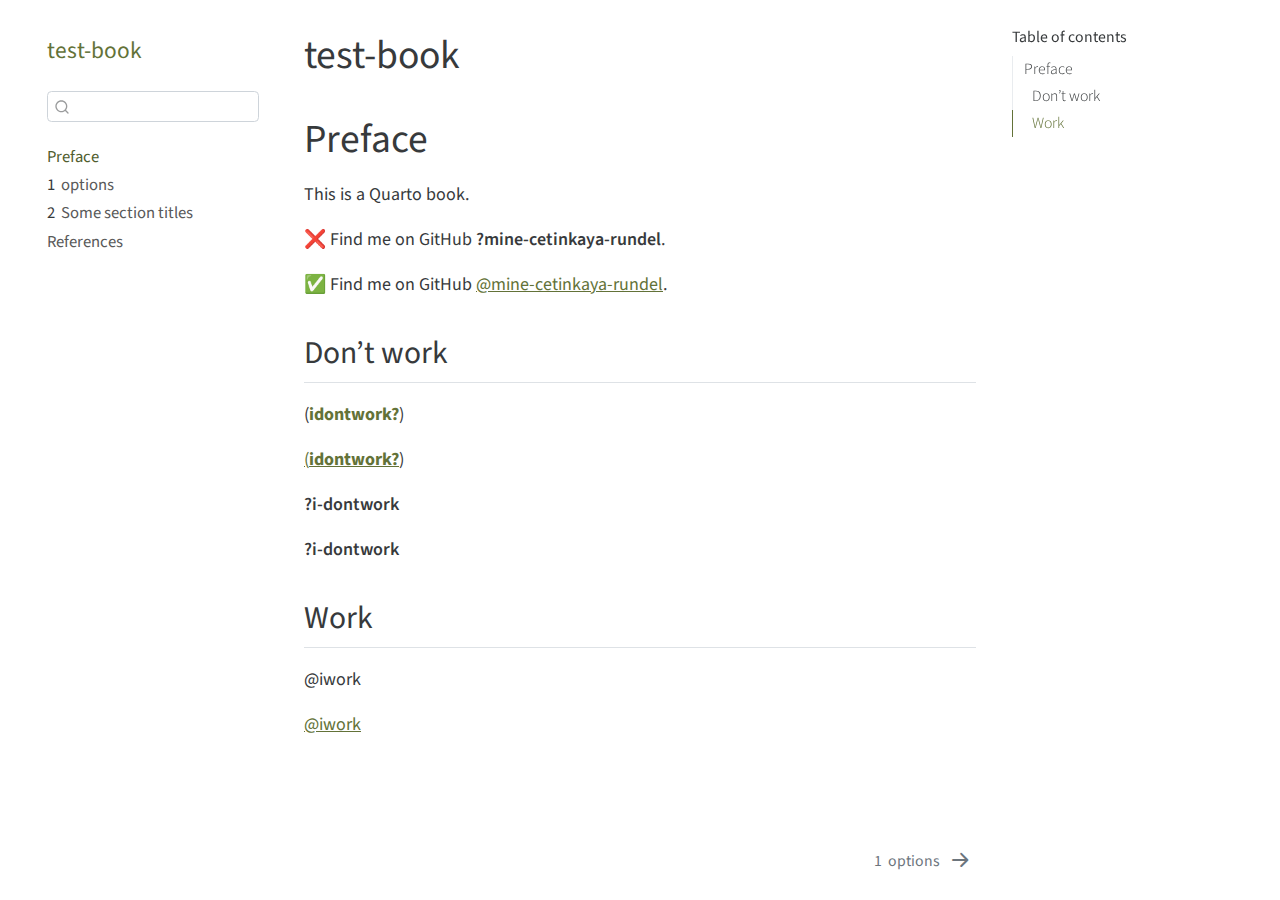
<file: _book/index.html>
<!DOCTYPE html>
<html xmlns="http://www.w3.org/1999/xhtml" lang="en" xml:lang="en"><head>

<meta charset="utf-8">
<meta name="generator" content="quarto-99.9.9">

<meta name="viewport" content="width=device-width, initial-scale=1.0, user-scalable=yes">


<title>test-book</title>
<style>
code{white-space: pre-wrap;}
span.smallcaps{font-variant: small-caps;}
span.underline{text-decoration: underline;}
div.column{display: inline-block; vertical-align: top; width: 50%;}
div.hanging-indent{margin-left: 1.5em; text-indent: -1.5em;}
ul.task-list{list-style: none;}
</style>

<script src="site_libs/quarto-nav/quarto-nav.js"></script>
<script src="site_libs/quarto-nav/headroom.min.js"></script>
<script src="site_libs/clipboard/clipboard.min.js"></script>
<meta name="quarto:offset" content="./">
<script src="site_libs/quarto-search/autocomplete.umd.js"></script>
<script src="site_libs/quarto-search/fuse.min.js"></script>
<script src="site_libs/quarto-search/quarto-search.js"></script>
<link href="./intro.html" rel="next">
<script src="site_libs/quarto-html/quarto.js"></script>
<script src="site_libs/quarto-html/popper.min.js"></script>
<script src="site_libs/quarto-html/tippy.umd.min.js"></script>
<script src="site_libs/quarto-html/anchor.min.js"></script>
<link href="site_libs/quarto-html/tippy.css" rel="stylesheet">
<link id="quarto-text-highlighting-styles" href="site_libs/quarto-html/quarto-syntax-highlighting.css" rel="stylesheet">
<script src="site_libs/bootstrap/bootstrap.min.js"></script>
<link href="site_libs/bootstrap/bootstrap-icons.css" rel="stylesheet">
<link href="site_libs/bootstrap/bootstrap.min.css" rel="stylesheet">
<script id="quarto-search-options" type="application/json">{
  "location": "sidebar",
  "copy-button": false,
  "collapse-after": 3,
  "panel-placement": "start",
  "type": "textbox",
  "limit": 20,
  "language": {
    "search-no-results-text": "No results",
    "search-matching-documents-text": "matching documents",
    "search-copy-link-title": "Copy link to search",
    "search-hide-matches-text": "Hide additional matches",
    "search-more-match-text": "more match in this document",
    "search-more-matches-text": "more matches in this document",
    "search-clear-button-title": "Clear",
    "search-detached-cancel-button-title": "Cancel",
    "search-submit-button-title": "Submit"
  }
}</script>


</head>

<body class="nav-sidebar floating">

<div id="quarto-search-results"></div>
  <header id="quarto-header" class="headroom fixed-top">
  <nav class="quarto-secondary-nav" data-bs-toggle="collapse" data-bs-target="#quarto-sidebar" aria-controls="quarto-sidebar" aria-expanded="false" aria-label="Toggle sidebar navigation" onclick="if (window.quartoToggleHeadroom) { window.quartoToggleHeadroom(); }">
    <div class="container-fluid d-flex justify-content-between">
      <h1 class="quarto-secondary-nav-title">test-book</h1>
      <button type="button" class="quarto-btn-toggle btn" aria-label="Show secondary navigation">
        <i class="bi bi-chevron-right"></i>
      </button>
    </div>
  </nav>
</header>
<!-- content -->
<div id="quarto-content" class="quarto-container page-columns page-rows-contents page-layout-article">
<!-- sidebar -->
  <nav id="quarto-sidebar" class="sidebar collapse sidebar-navigation floating overflow-auto">
    <div class="pt-lg-2 mt-2 text-left sidebar-header">
    <div class="sidebar-title mb-0 py-0">
      <a href="./">test-book</a> 
    </div>
      </div>
      <div class="mt-2 flex-shrink-0 align-items-center">
        <div class="sidebar-search">
        <div id="quarto-search" class="" title="Search"></div>
        </div>
      </div>
    <div class="sidebar-menu-container"> 
    <ul class="list-unstyled mt-1">
        <li class="sidebar-item">
  <div class="sidebar-item-container"> 
  <a href="./index.html" class="sidebar-item-text sidebar-link active">Preface</a>
  </div>
</li>
        <li class="sidebar-item">
  <div class="sidebar-item-container"> 
  <a href="./intro.html" class="sidebar-item-text sidebar-link"><span class="chapter-number">1</span>&nbsp; <span class="chapter-title">options</span></a>
  </div>
</li>
        <li class="sidebar-item">
  <div class="sidebar-item-container"> 
  <a href="./summary.html" class="sidebar-item-text sidebar-link"><span class="chapter-number">2</span>&nbsp; <span class="chapter-title">Some section titles</span></a>
  </div>
</li>
        <li class="sidebar-item">
  <div class="sidebar-item-container"> 
  <a href="./references.html" class="sidebar-item-text sidebar-link">References</a>
  </div>
</li>
    </ul>
    </div>
</nav>
<!-- margin-sidebar -->
    <div id="quarto-margin-sidebar" class="sidebar margin-sidebar">
        <nav id="TOC" role="doc-toc">
    <h2 id="toc-title">Table of contents</h2>
   
  <ul>
  <li><a href="#preface" id="toc-preface" class="nav-link active" data-scroll-target="#preface">Preface</a>
  <ul class="collapse">
  <li><a href="#dont-work" id="toc-dont-work" class="nav-link" data-scroll-target="#dont-work">Don’t work</a></li>
  <li><a href="#work" id="toc-work" class="nav-link" data-scroll-target="#work">Work</a></li>
  </ul></li>
  </ul>
</nav>
    </div>
<!-- main -->
<main class="content" id="quarto-document-content">

<header id="title-block-header" class="quarto-title-block default">
<div class="quarto-title">
<h1 class="title d-none d-lg-block">test-book</h1>
</div>





<div class="quarto-title-meta">

    
    
  </div>
  

</header>

<section id="preface" class="level1 unnumbered">
<h1 class="unnumbered">Preface</h1>
<p>This is a Quarto book.</p>
<p>❌ Find me on GitHub <a href="https://github.com/mine-cetinkaya-rundel"></a><span class="quarto-unresolved-ref">?mine-cetinkaya-rundel</span>.</p>
<p>✅ Find me on GitHub <a href="https://github.com/mine-cetinkaya-rundel">@mine-cetinkaya-rundel</a>.</p>
<section id="dont-work" class="level2">
<h2 class="anchored" data-anchor-id="dont-work">Don’t work</h2>
<p><span class="citation" data-cites="idontwork">(<a href="references.html#ref-idontwork" role="doc-biblioref"><strong>idontwork?</strong></a>)</span></p>
<p><a href="https://www.google.com"><span class="citation" data-cites="idontwork">(</span></a><a href="#ref-idontwork" role="doc-biblioref"><strong>idontwork?</strong></a>)</p>
<p><span class="quarto-unresolved-ref">?i-dontwork</span></p>
<p><a href="https://www.google.com"></a><span class="quarto-unresolved-ref">?i-dontwork</span></p>
</section>
<section id="work" class="level2">
<h2 class="anchored" data-anchor-id="work">Work</h2>
<p>@iwork</p>
<p><a href="https://www.google.com">@iwork</a></p>


</section>
</section>

</main> <!-- /main -->
<script id="quarto-html-after-body" type="application/javascript">
window.document.addEventListener("DOMContentLoaded", function (event) {
  const icon = "";
  const anchorJS = new window.AnchorJS();
  anchorJS.options = {
    placement: 'right',
    icon: icon
  };
  anchorJS.add('.anchored');
  const clipboard = new window.ClipboardJS('.code-copy-button', {
    target: function(trigger) {
      return trigger.previousElementSibling;
    }
  });
  clipboard.on('success', function(e) {
    // button target
    const button = e.trigger;
    // don't keep focus
    button.blur();
    // flash "checked"
    button.classList.add('code-copy-button-checked');
    var currentTitle = button.getAttribute("title");
    button.setAttribute("title", "Copied!");
    setTimeout(function() {
      button.setAttribute("title", currentTitle);
      button.classList.remove('code-copy-button-checked');
    }, 1000);
    // clear code selection
    e.clearSelection();
  });
  function tippyHover(el, contentFn) {
    const config = {
      allowHTML: true,
      content: contentFn,
      maxWidth: 500,
      delay: 100,
      arrow: false,
      appendTo: function(el) {
          return el.parentElement;
      },
      interactive: true,
      interactiveBorder: 10,
      theme: 'quarto',
      placement: 'bottom-start'
    };
    window.tippy(el, config); 
  }
  const noterefs = window.document.querySelectorAll('a[role="doc-noteref"]');
  for (var i=0; i<noterefs.length; i++) {
    const ref = noterefs[i];
    tippyHover(ref, function() {
      let href = ref.getAttribute('href');
      try { href = new URL(href).hash; } catch {}
      const id = href.replace(/^#\/?/, "");
      const note = window.document.getElementById(id);
      return note.innerHTML;
    });
  }
  var bibliorefs = window.document.querySelectorAll('a[role="doc-biblioref"]');
  for (var i=0; i<bibliorefs.length; i++) {
    const ref = bibliorefs[i];
    const cites = ref.parentNode.getAttribute('data-cites').split(' ');
    tippyHover(ref, function() {
      var popup = window.document.createElement('div');
      cites.forEach(function(cite) {
        var citeDiv = window.document.createElement('div');
        citeDiv.classList.add('hanging-indent');
        citeDiv.classList.add('csl-entry');
        var biblioDiv = window.document.getElementById('ref-' + cite);
        if (biblioDiv) {
          citeDiv.innerHTML = biblioDiv.innerHTML;
        }
        popup.appendChild(citeDiv);
      });
      return popup.innerHTML;
    });
  }
});
</script>
<nav class="page-navigation">
  <div class="nav-page nav-page-previous">
  </div>
  <div class="nav-page nav-page-next">
      <a href="./intro.html" class="pagination-link">
        <span class="nav-page-text"><span class="chapter-number">1</span>&nbsp; <span class="chapter-title">options</span></span> <i class="bi bi-arrow-right-short"></i>
      </a>
  </div>
</nav>
</div> <!-- /content -->



</body></html>
</file>
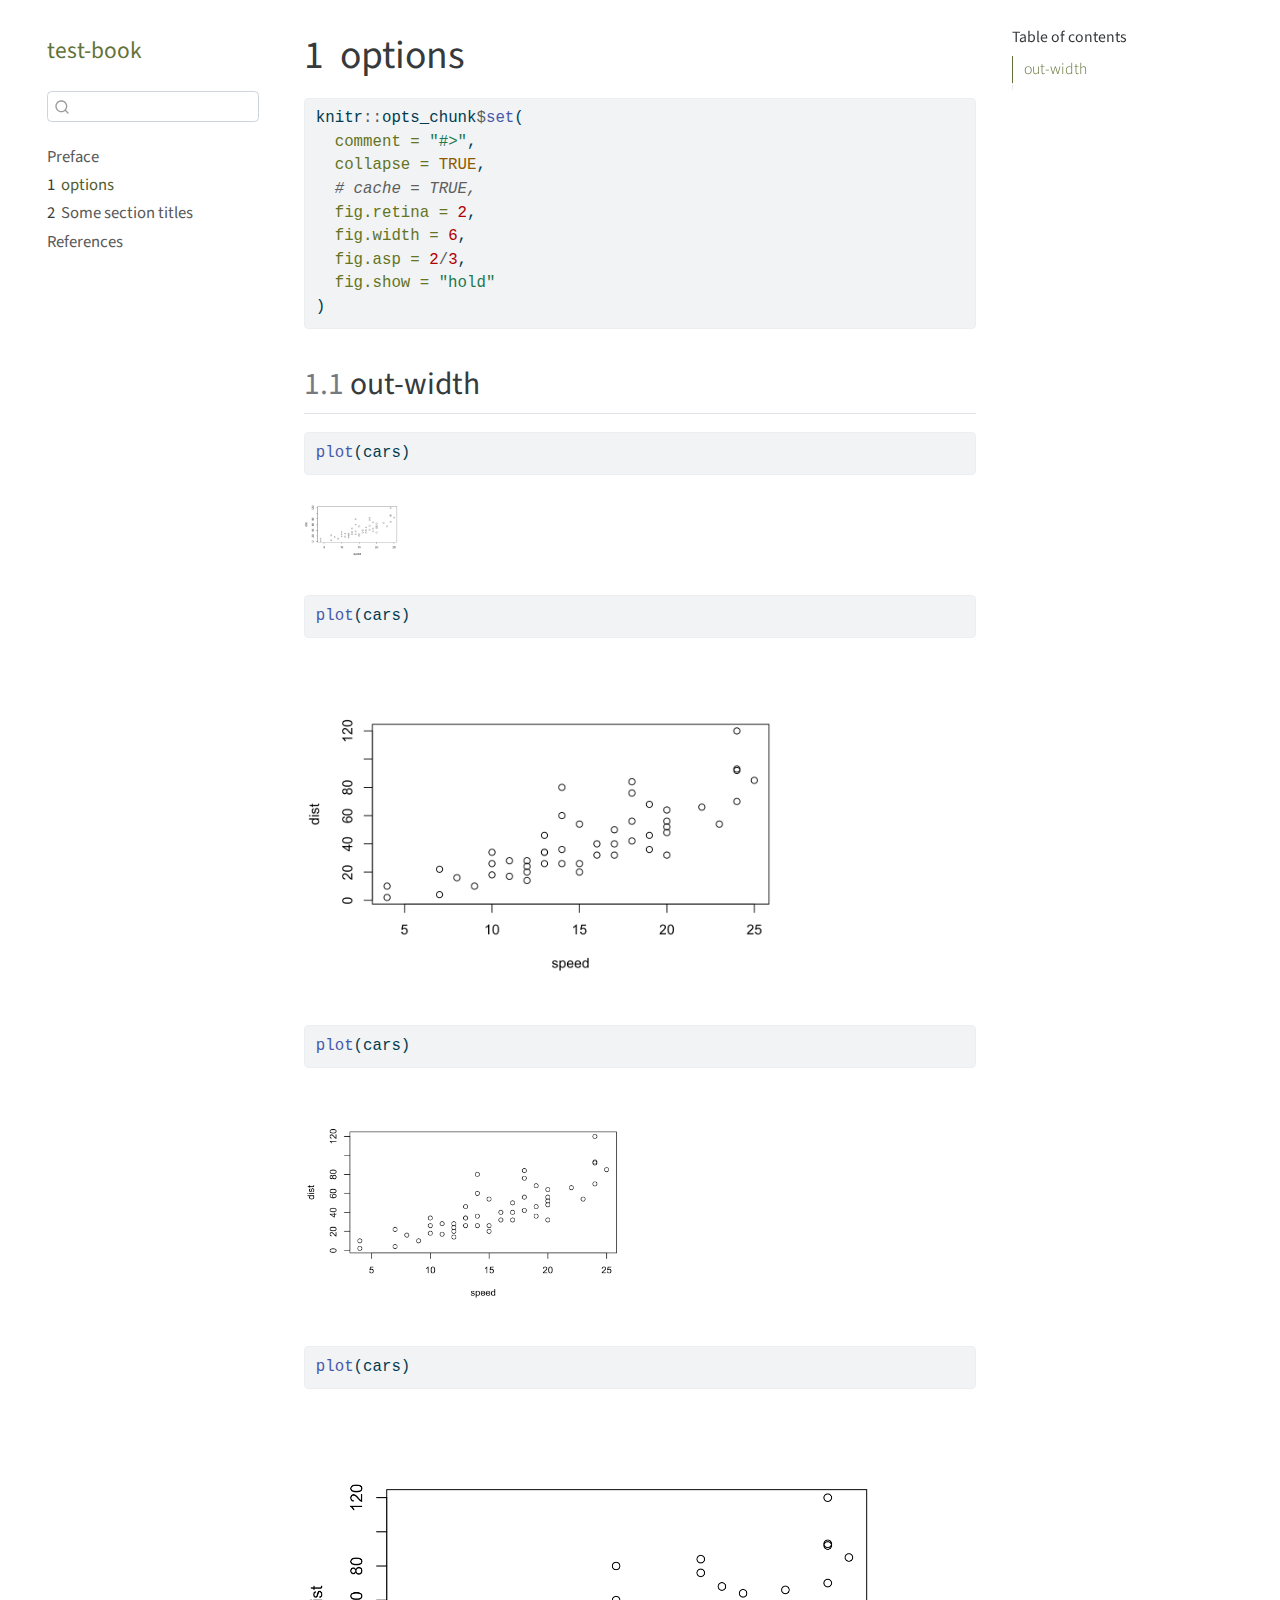
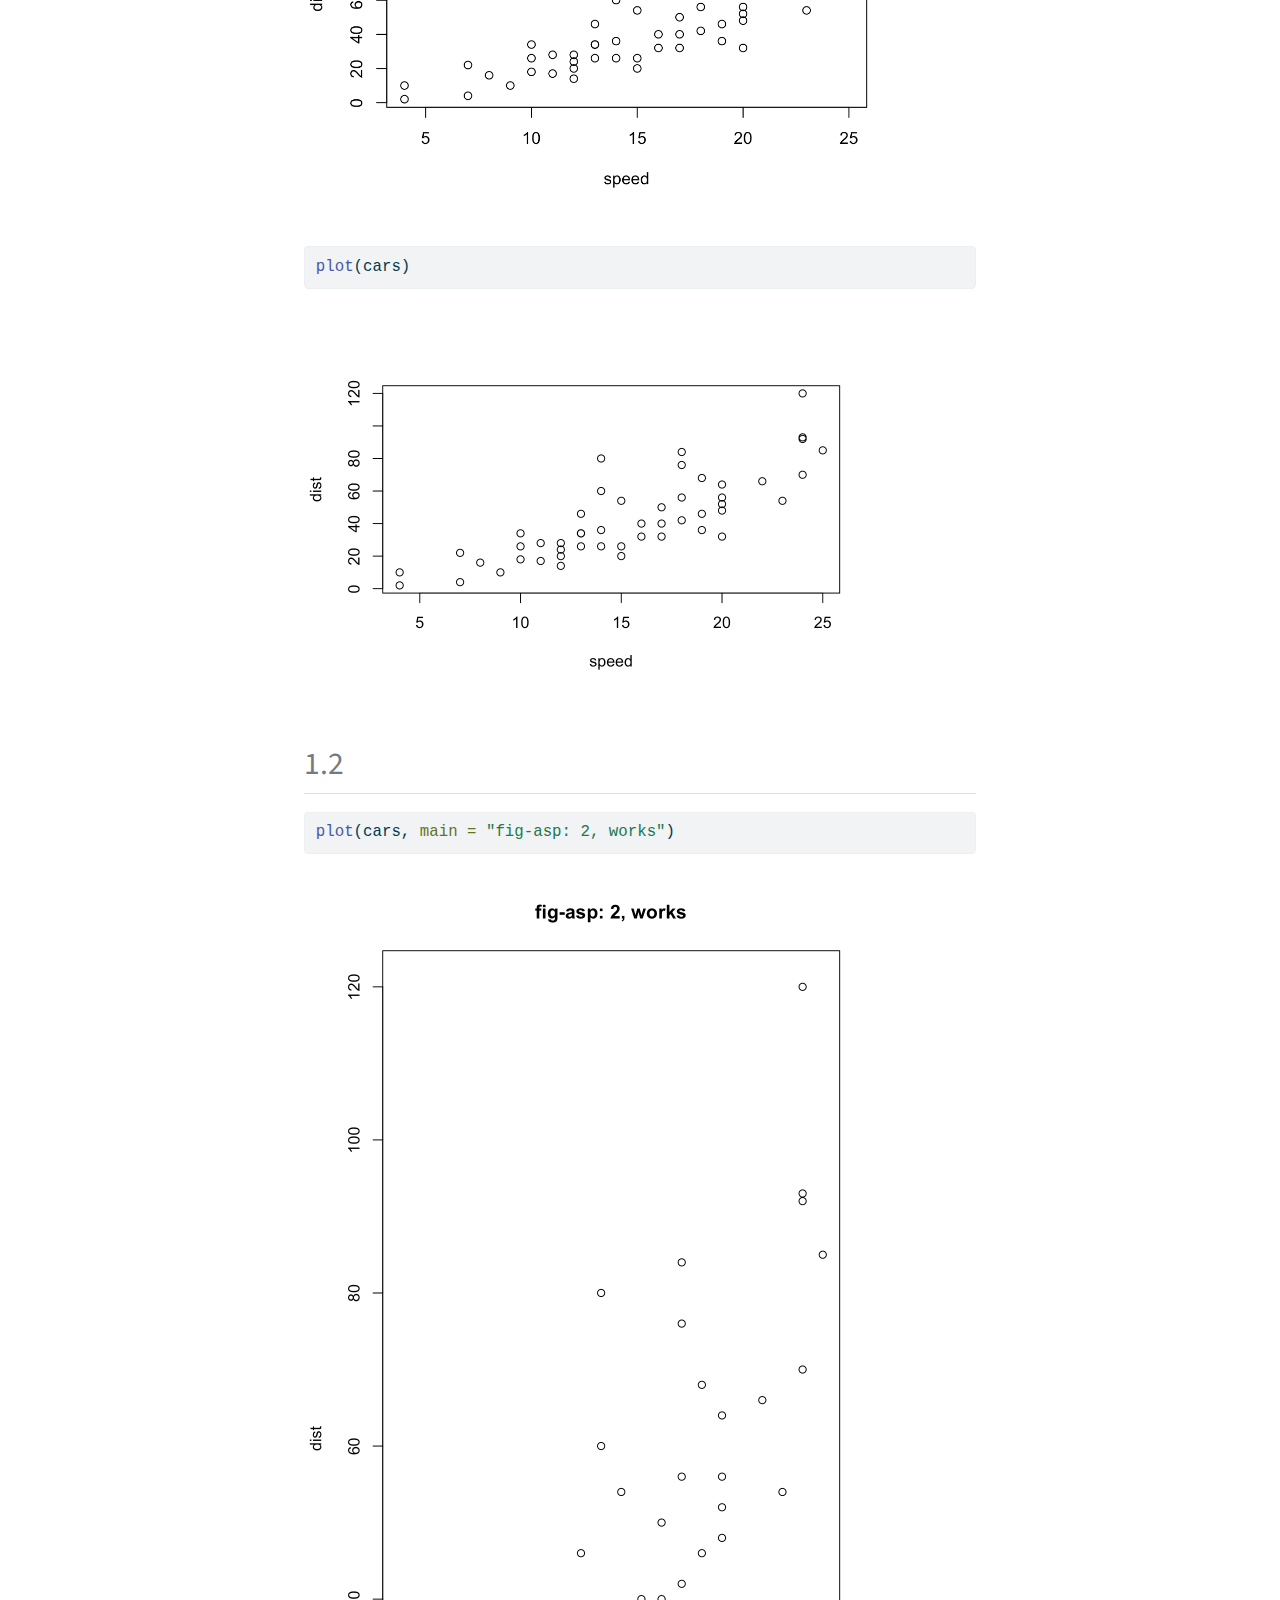
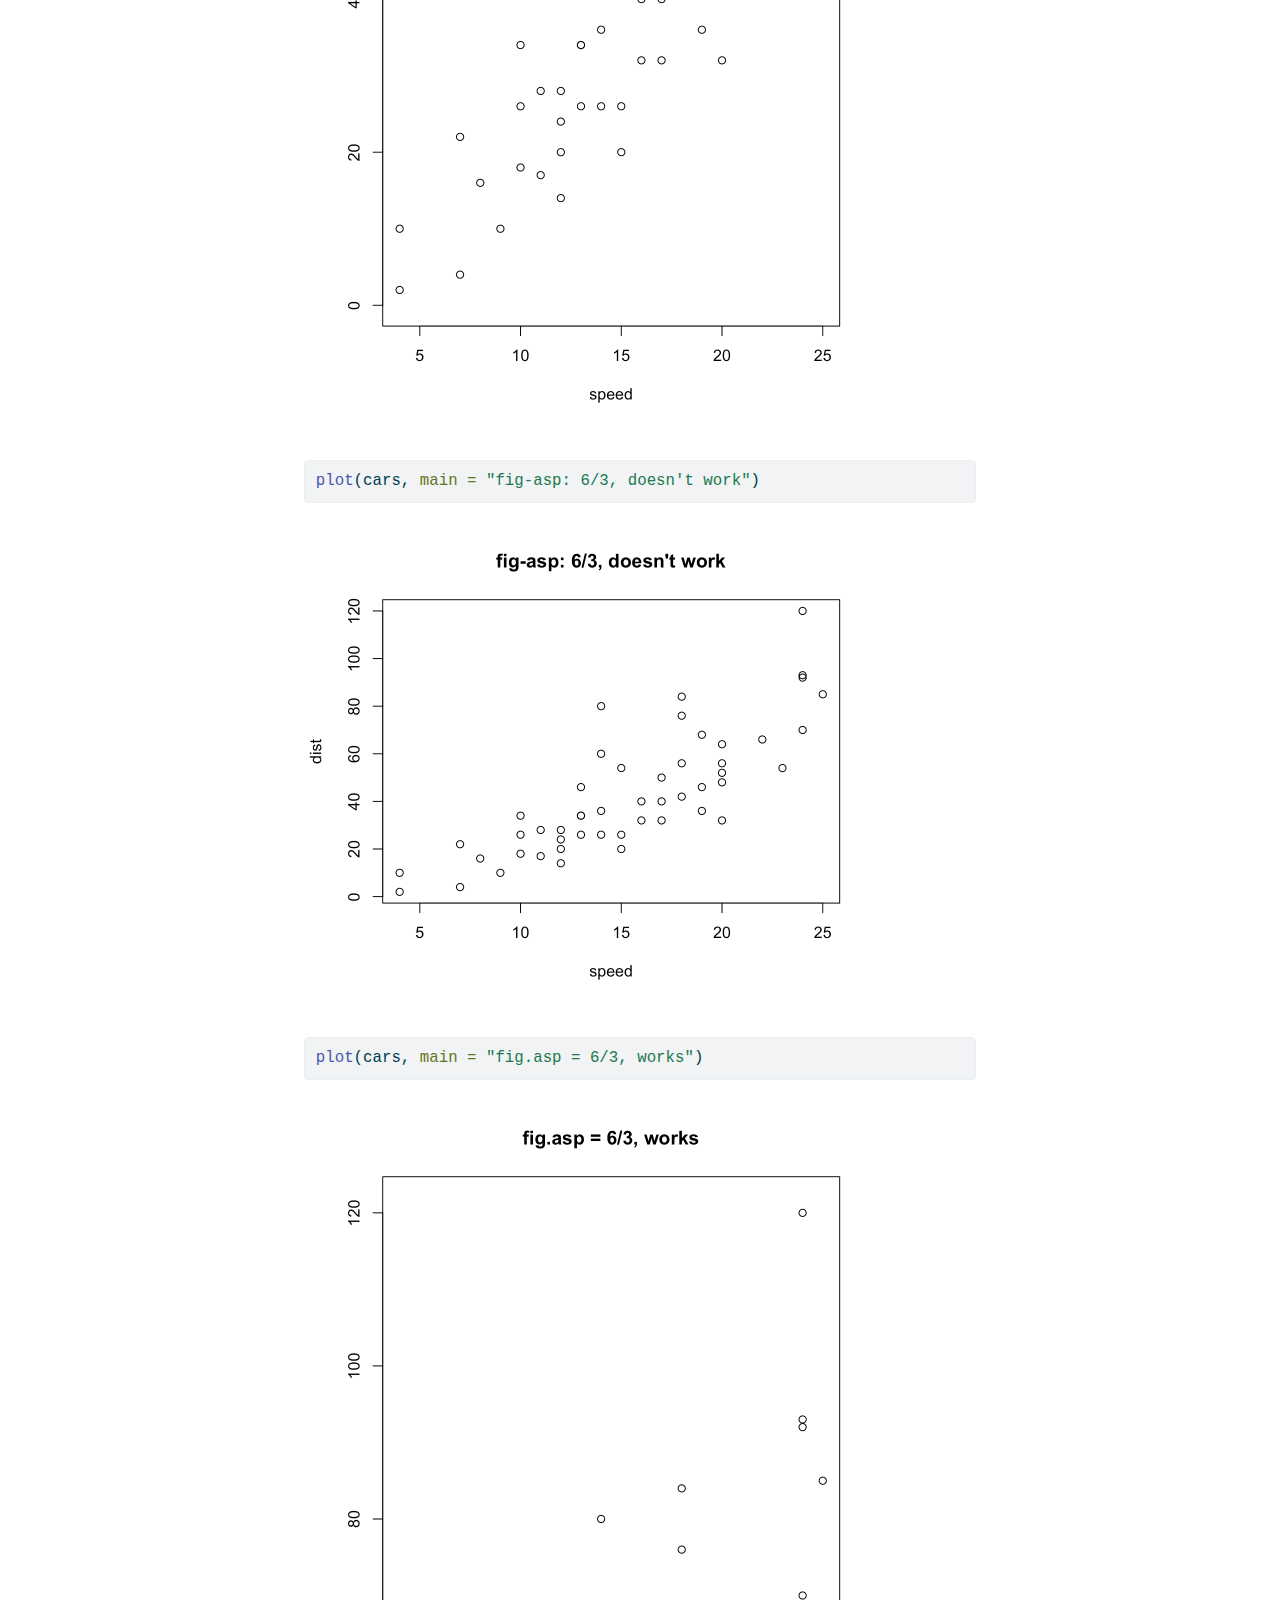
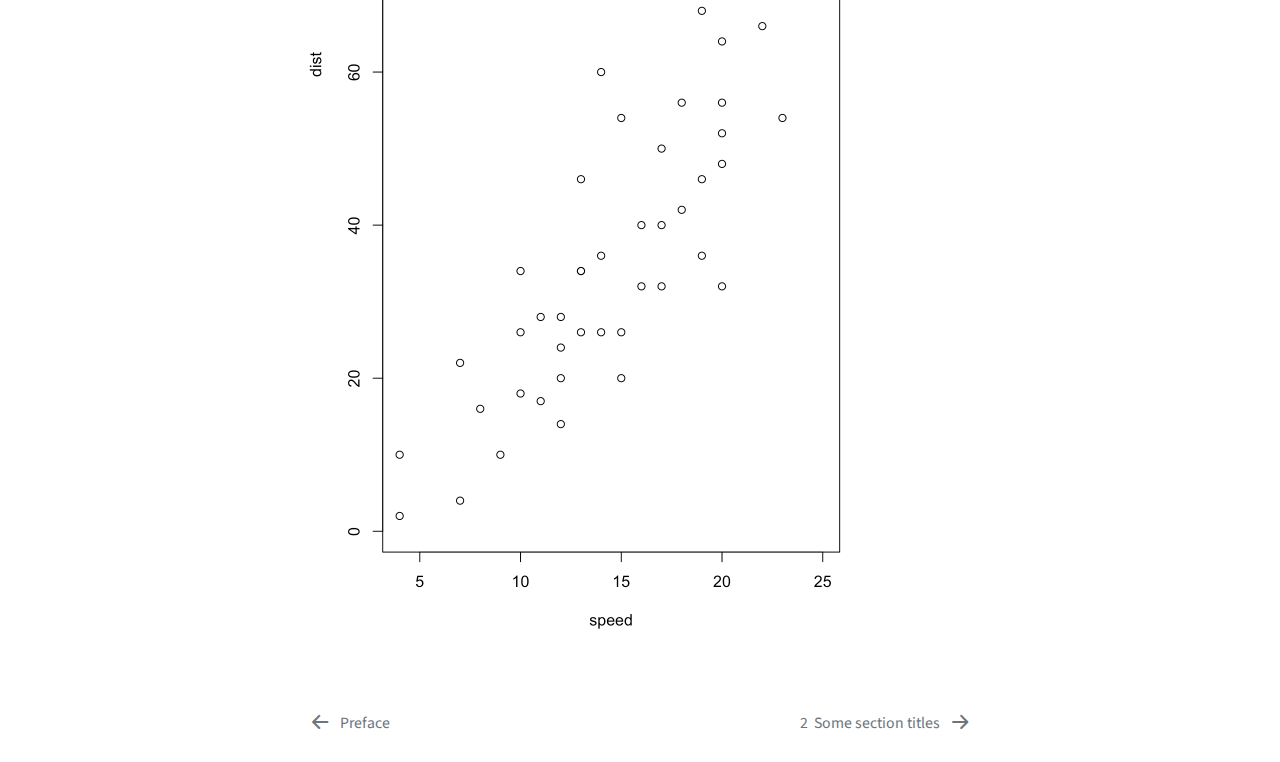
<file: _book/intro.html>
<!DOCTYPE html>
<html xmlns="http://www.w3.org/1999/xhtml" lang="en" xml:lang="en"><head>

<meta charset="utf-8">
<meta name="generator" content="quarto-99.9.9">

<meta name="viewport" content="width=device-width, initial-scale=1.0, user-scalable=yes">


<title>test-book - 1&nbsp; options</title>
<style>
code{white-space: pre-wrap;}
span.smallcaps{font-variant: small-caps;}
span.underline{text-decoration: underline;}
div.column{display: inline-block; vertical-align: top; width: 50%;}
div.hanging-indent{margin-left: 1.5em; text-indent: -1.5em;}
ul.task-list{list-style: none;}
pre > code.sourceCode { white-space: pre; position: relative; }
pre > code.sourceCode > span { display: inline-block; line-height: 1.25; }
pre > code.sourceCode > span:empty { height: 1.2em; }
.sourceCode { overflow: visible; }
code.sourceCode > span { color: inherit; text-decoration: inherit; }
div.sourceCode { margin: 1em 0; }
pre.sourceCode { margin: 0; }
@media screen {
div.sourceCode { overflow: auto; }
}
@media print {
pre > code.sourceCode { white-space: pre-wrap; }
pre > code.sourceCode > span { text-indent: -5em; padding-left: 5em; }
}
pre.numberSource code
  { counter-reset: source-line 0; }
pre.numberSource code > span
  { position: relative; left: -4em; counter-increment: source-line; }
pre.numberSource code > span > a:first-child::before
  { content: counter(source-line);
    position: relative; left: -1em; text-align: right; vertical-align: baseline;
    border: none; display: inline-block;
    -webkit-touch-callout: none; -webkit-user-select: none;
    -khtml-user-select: none; -moz-user-select: none;
    -ms-user-select: none; user-select: none;
    padding: 0 4px; width: 4em;
    color: #aaaaaa;
  }
pre.numberSource { margin-left: 3em; border-left: 1px solid #aaaaaa;  padding-left: 4px; }
div.sourceCode
  {   }
@media screen {
pre > code.sourceCode > span > a:first-child::before { text-decoration: underline; }
}
code span.al { color: #ff0000; font-weight: bold; } /* Alert */
code span.an { color: #60a0b0; font-weight: bold; font-style: italic; } /* Annotation */
code span.at { color: #7d9029; } /* Attribute */
code span.bn { color: #40a070; } /* BaseN */
code span.bu { } /* BuiltIn */
code span.cf { color: #007020; font-weight: bold; } /* ControlFlow */
code span.ch { color: #4070a0; } /* Char */
code span.cn { color: #880000; } /* Constant */
code span.co { color: #60a0b0; font-style: italic; } /* Comment */
code span.cv { color: #60a0b0; font-weight: bold; font-style: italic; } /* CommentVar */
code span.do { color: #ba2121; font-style: italic; } /* Documentation */
code span.dt { color: #902000; } /* DataType */
code span.dv { color: #40a070; } /* DecVal */
code span.er { color: #ff0000; font-weight: bold; } /* Error */
code span.ex { } /* Extension */
code span.fl { color: #40a070; } /* Float */
code span.fu { color: #06287e; } /* Function */
code span.im { } /* Import */
code span.in { color: #60a0b0; font-weight: bold; font-style: italic; } /* Information */
code span.kw { color: #007020; font-weight: bold; } /* Keyword */
code span.op { color: #666666; } /* Operator */
code span.ot { color: #007020; } /* Other */
code span.pp { color: #bc7a00; } /* Preprocessor */
code span.sc { color: #4070a0; } /* SpecialChar */
code span.ss { color: #bb6688; } /* SpecialString */
code span.st { color: #4070a0; } /* String */
code span.va { color: #19177c; } /* Variable */
code span.vs { color: #4070a0; } /* VerbatimString */
code span.wa { color: #60a0b0; font-weight: bold; font-style: italic; } /* Warning */
</style>

<script src="site_libs/quarto-nav/quarto-nav.js"></script>
<script src="site_libs/quarto-nav/headroom.min.js"></script>
<script src="site_libs/clipboard/clipboard.min.js"></script>
<meta name="quarto:offset" content="./">
<script src="site_libs/quarto-search/autocomplete.umd.js"></script>
<script src="site_libs/quarto-search/fuse.min.js"></script>
<script src="site_libs/quarto-search/quarto-search.js"></script>
<link href="./summary.html" rel="next">
<link href="./index.html" rel="prev">
<script src="site_libs/quarto-html/quarto.js"></script>
<script src="site_libs/quarto-html/popper.min.js"></script>
<script src="site_libs/quarto-html/tippy.umd.min.js"></script>
<script src="site_libs/quarto-html/anchor.min.js"></script>
<link href="site_libs/quarto-html/tippy.css" rel="stylesheet">
<link id="quarto-text-highlighting-styles" href="site_libs/quarto-html/quarto-syntax-highlighting.css" rel="stylesheet">
<script src="site_libs/bootstrap/bootstrap.min.js"></script>
<link href="site_libs/bootstrap/bootstrap-icons.css" rel="stylesheet">
<link href="site_libs/bootstrap/bootstrap.min.css" rel="stylesheet">
<script id="quarto-search-options" type="application/json">{
  "location": "sidebar",
  "copy-button": false,
  "collapse-after": 3,
  "panel-placement": "start",
  "type": "textbox",
  "limit": 20,
  "language": {
    "search-no-results-text": "No results",
    "search-matching-documents-text": "matching documents",
    "search-copy-link-title": "Copy link to search",
    "search-hide-matches-text": "Hide additional matches",
    "search-more-match-text": "more match in this document",
    "search-more-matches-text": "more matches in this document",
    "search-clear-button-title": "Clear",
    "search-detached-cancel-button-title": "Cancel",
    "search-submit-button-title": "Submit"
  }
}</script>


</head>

<body class="nav-sidebar floating">

<div id="quarto-search-results"></div>
  <header id="quarto-header" class="headroom fixed-top">
  <nav class="quarto-secondary-nav" data-bs-toggle="collapse" data-bs-target="#quarto-sidebar" aria-controls="quarto-sidebar" aria-expanded="false" aria-label="Toggle sidebar navigation" onclick="if (window.quartoToggleHeadroom) { window.quartoToggleHeadroom(); }">
    <div class="container-fluid d-flex justify-content-between">
      <h1 class="quarto-secondary-nav-title"><span class="chapter-number">1</span>&nbsp; <span class="chapter-title">options</span></h1>
      <button type="button" class="quarto-btn-toggle btn" aria-label="Show secondary navigation">
        <i class="bi bi-chevron-right"></i>
      </button>
    </div>
  </nav>
</header>
<!-- content -->
<div id="quarto-content" class="quarto-container page-columns page-rows-contents page-layout-article">
<!-- sidebar -->
  <nav id="quarto-sidebar" class="sidebar collapse sidebar-navigation floating overflow-auto">
    <div class="pt-lg-2 mt-2 text-left sidebar-header">
    <div class="sidebar-title mb-0 py-0">
      <a href="./">test-book</a> 
    </div>
      </div>
      <div class="mt-2 flex-shrink-0 align-items-center">
        <div class="sidebar-search">
        <div id="quarto-search" class="" title="Search"></div>
        </div>
      </div>
    <div class="sidebar-menu-container"> 
    <ul class="list-unstyled mt-1">
        <li class="sidebar-item">
  <div class="sidebar-item-container"> 
  <a href="./index.html" class="sidebar-item-text sidebar-link">Preface</a>
  </div>
</li>
        <li class="sidebar-item">
  <div class="sidebar-item-container"> 
  <a href="./intro.html" class="sidebar-item-text sidebar-link active"><span class="chapter-number">1</span>&nbsp; <span class="chapter-title">options</span></a>
  </div>
</li>
        <li class="sidebar-item">
  <div class="sidebar-item-container"> 
  <a href="./summary.html" class="sidebar-item-text sidebar-link"><span class="chapter-number">2</span>&nbsp; <span class="chapter-title">Some section titles</span></a>
  </div>
</li>
        <li class="sidebar-item">
  <div class="sidebar-item-container"> 
  <a href="./references.html" class="sidebar-item-text sidebar-link">References</a>
  </div>
</li>
    </ul>
    </div>
</nav>
<!-- margin-sidebar -->
    <div id="quarto-margin-sidebar" class="sidebar margin-sidebar">
        <nav id="TOC" role="doc-toc">
    <h2 id="toc-title">Table of contents</h2>
   
  <ul>
  <li><a href="#out-width" id="toc-out-width" class="nav-link active" data-scroll-target="#out-width"> <span class="header-section-number">1.1</span> out-width</a></li>
  <li><a href="#fig-asp" id="toc-fig-asp" class="nav-link" data-scroll-target="#fig-asp"> <span class="header-section-number">1.2</span> </a></li>
  </ul>
</nav>
    </div>
<!-- main -->
<main class="content" id="quarto-document-content">

<header id="title-block-header" class="quarto-title-block default">
<div class="quarto-title">
<h1 class="title d-none d-lg-block"><span class="chapter-number">1</span>&nbsp; <span class="chapter-title">options</span></h1>
</div>





<div class="quarto-title-meta">

    
    
  </div>
  

</header>

<div class="cell">
<div class="sourceCode cell-code" id="cb1"><pre class="sourceCode r code-with-copy"><code class="sourceCode r"><span id="cb1-1"><a href="#cb1-1" aria-hidden="true" tabindex="-1"></a>knitr<span class="sc">::</span>opts_chunk<span class="sc">$</span><span class="fu">set</span>(</span>
<span id="cb1-2"><a href="#cb1-2" aria-hidden="true" tabindex="-1"></a>  <span class="at">comment =</span> <span class="st">"#&gt;"</span>,</span>
<span id="cb1-3"><a href="#cb1-3" aria-hidden="true" tabindex="-1"></a>  <span class="at">collapse =</span> <span class="cn">TRUE</span>,</span>
<span id="cb1-4"><a href="#cb1-4" aria-hidden="true" tabindex="-1"></a>  <span class="co"># cache = TRUE,</span></span>
<span id="cb1-5"><a href="#cb1-5" aria-hidden="true" tabindex="-1"></a>  <span class="at">fig.retina =</span> <span class="dv">2</span>,</span>
<span id="cb1-6"><a href="#cb1-6" aria-hidden="true" tabindex="-1"></a>  <span class="at">fig.width =</span> <span class="dv">6</span>,</span>
<span id="cb1-7"><a href="#cb1-7" aria-hidden="true" tabindex="-1"></a>  <span class="at">fig.asp =</span> <span class="dv">2</span><span class="sc">/</span><span class="dv">3</span>,</span>
<span id="cb1-8"><a href="#cb1-8" aria-hidden="true" tabindex="-1"></a>  <span class="at">fig.show =</span> <span class="st">"hold"</span></span>
<span id="cb1-9"><a href="#cb1-9" aria-hidden="true" tabindex="-1"></a>)</span></code><button title="Copy to Clipboard" class="code-copy-button"><i class="bi"></i></button></pre></div>
</div>
<section id="out-width" class="level2" data-number="1.1">
<h2 data-number="1.1" class="anchored" data-anchor-id="out-width"><span class="header-section-number">1.1</span> out-width</h2>
<div class="cell">
<div class="sourceCode cell-code" id="cb2"><pre class="sourceCode r code-with-copy"><code class="sourceCode r"><span id="cb2-1"><a href="#cb2-1" aria-hidden="true" tabindex="-1"></a><span class="fu">plot</span>(cars)</span></code><button title="Copy to Clipboard" class="code-copy-button"><i class="bi"></i></button></pre></div>
<div class="cell-output-display">
<p><img src="intro_files/figure-html/unnamed-chunk-2-1.png" class="img-fluid" width="100"></p>
</div>
</div>
<div class="cell">
<div class="sourceCode cell-code" id="cb3"><pre class="sourceCode r code-with-copy"><code class="sourceCode r"><span id="cb3-1"><a href="#cb3-1" aria-hidden="true" tabindex="-1"></a><span class="fu">plot</span>(cars)</span></code><button title="Copy to Clipboard" class="code-copy-button"><i class="bi"></i></button></pre></div>
<div class="cell-output-display">
<p><img src="intro_files/figure-html/unnamed-chunk-3-1.png" class="img-fluid" width="500"></p>
</div>
</div>
<div class="cell">
<div class="sourceCode cell-code" id="cb4"><pre class="sourceCode r code-with-copy"><code class="sourceCode r"><span id="cb4-1"><a href="#cb4-1" aria-hidden="true" tabindex="-1"></a><span class="fu">plot</span>(cars)</span></code><button title="Copy to Clipboard" class="code-copy-button"><i class="bi"></i></button></pre></div>
<div class="cell-output-display">
<p><img src="intro_files/figure-html/unnamed-chunk-4-1.png" class="img-fluid" style="width:50.0%"></p>
</div>
</div>
<div class="cell">
<div class="sourceCode cell-code" id="cb5"><pre class="sourceCode r code-with-copy"><code class="sourceCode r"><span id="cb5-1"><a href="#cb5-1" aria-hidden="true" tabindex="-1"></a><span class="fu">plot</span>(cars)</span></code><button title="Copy to Clipboard" class="code-copy-button"><i class="bi"></i></button></pre></div>
<div class="cell-output-display">
<p><img src="intro_files/figure-html/unnamed-chunk-5-1.png" class="img-fluid" style="width:90.0%"></p>
</div>
</div>
<div class="cell">
<div class="sourceCode cell-code" id="cb6"><pre class="sourceCode r code-with-copy"><code class="sourceCode r"><span id="cb6-1"><a href="#cb6-1" aria-hidden="true" tabindex="-1"></a><span class="fu">plot</span>(cars)</span></code><button title="Copy to Clipboard" class="code-copy-button"><i class="bi"></i></button></pre></div>
<div class="cell-output-display">
<p><img src="intro_files/figure-html/unnamed-chunk-6-1.png" class="img-fluid" width="576"></p>
</div>
</div>
</section>
<section id="fig-asp" class="level2" data-number="1.2">
<h2 data-number="1.2" class="anchored" data-anchor-id="fig-asp"><span class="header-section-number">1.2</span> </h2>
<div class="cell">
<div class="sourceCode cell-code" id="cb7"><pre class="sourceCode r code-with-copy"><code class="sourceCode r"><span id="cb7-1"><a href="#cb7-1" aria-hidden="true" tabindex="-1"></a><span class="fu">plot</span>(cars, <span class="at">main =</span> <span class="st">"fig-asp: 2, works"</span>)</span></code><button title="Copy to Clipboard" class="code-copy-button"><i class="bi"></i></button></pre></div>
<div class="cell-output-display">
<p><img src="intro_files/figure-html/unnamed-chunk-7-1.png" class="img-fluid" width="576"></p>
</div>
</div>
<div class="cell">
<div class="sourceCode cell-code" id="cb8"><pre class="sourceCode r code-with-copy"><code class="sourceCode r"><span id="cb8-1"><a href="#cb8-1" aria-hidden="true" tabindex="-1"></a><span class="fu">plot</span>(cars, <span class="at">main =</span> <span class="st">"fig-asp: 6/3, doesn't work"</span>)</span></code><button title="Copy to Clipboard" class="code-copy-button"><i class="bi"></i></button></pre></div>
<div class="cell-output-display">
<p><img src="intro_files/figure-html/unnamed-chunk-8-1.png" class="img-fluid" width="576"></p>
</div>
</div>
<div class="cell">
<div class="sourceCode cell-code" id="cb9"><pre class="sourceCode r code-with-copy"><code class="sourceCode r"><span id="cb9-1"><a href="#cb9-1" aria-hidden="true" tabindex="-1"></a><span class="fu">plot</span>(cars, <span class="at">main =</span> <span class="st">"fig.asp = 6/3, works"</span>)</span></code><button title="Copy to Clipboard" class="code-copy-button"><i class="bi"></i></button></pre></div>
<div class="cell-output-display">
<p><img src="intro_files/figure-html/unnamed-chunk-9-1.png" class="img-fluid" width="576"></p>
</div>
</div>


</section>

</main> <!-- /main -->
<script id="quarto-html-after-body" type="application/javascript">
window.document.addEventListener("DOMContentLoaded", function (event) {
  const icon = "";
  const anchorJS = new window.AnchorJS();
  anchorJS.options = {
    placement: 'right',
    icon: icon
  };
  anchorJS.add('.anchored');
  const clipboard = new window.ClipboardJS('.code-copy-button', {
    target: function(trigger) {
      return trigger.previousElementSibling;
    }
  });
  clipboard.on('success', function(e) {
    // button target
    const button = e.trigger;
    // don't keep focus
    button.blur();
    // flash "checked"
    button.classList.add('code-copy-button-checked');
    var currentTitle = button.getAttribute("title");
    button.setAttribute("title", "Copied!");
    setTimeout(function() {
      button.setAttribute("title", currentTitle);
      button.classList.remove('code-copy-button-checked');
    }, 1000);
    // clear code selection
    e.clearSelection();
  });
  function tippyHover(el, contentFn) {
    const config = {
      allowHTML: true,
      content: contentFn,
      maxWidth: 500,
      delay: 100,
      arrow: false,
      appendTo: function(el) {
          return el.parentElement;
      },
      interactive: true,
      interactiveBorder: 10,
      theme: 'quarto',
      placement: 'bottom-start'
    };
    window.tippy(el, config); 
  }
  const noterefs = window.document.querySelectorAll('a[role="doc-noteref"]');
  for (var i=0; i<noterefs.length; i++) {
    const ref = noterefs[i];
    tippyHover(ref, function() {
      let href = ref.getAttribute('href');
      try { href = new URL(href).hash; } catch {}
      const id = href.replace(/^#\/?/, "");
      const note = window.document.getElementById(id);
      return note.innerHTML;
    });
  }
  var bibliorefs = window.document.querySelectorAll('a[role="doc-biblioref"]');
  for (var i=0; i<bibliorefs.length; i++) {
    const ref = bibliorefs[i];
    const cites = ref.parentNode.getAttribute('data-cites').split(' ');
    tippyHover(ref, function() {
      var popup = window.document.createElement('div');
      cites.forEach(function(cite) {
        var citeDiv = window.document.createElement('div');
        citeDiv.classList.add('hanging-indent');
        citeDiv.classList.add('csl-entry');
        var biblioDiv = window.document.getElementById('ref-' + cite);
        if (biblioDiv) {
          citeDiv.innerHTML = biblioDiv.innerHTML;
        }
        popup.appendChild(citeDiv);
      });
      return popup.innerHTML;
    });
  }
});
</script>
<nav class="page-navigation">
  <div class="nav-page nav-page-previous">
      <a href="./index.html" class="pagination-link">
        <i class="bi bi-arrow-left-short"></i> <span class="nav-page-text">Preface</span>
      </a>          
  </div>
  <div class="nav-page nav-page-next">
      <a href="./summary.html" class="pagination-link">
        <span class="nav-page-text"><span class="chapter-number">2</span>&nbsp; <span class="chapter-title">Some section titles</span></span> <i class="bi bi-arrow-right-short"></i>
      </a>
  </div>
</nav>
</div> <!-- /content -->



</body></html>
</file>
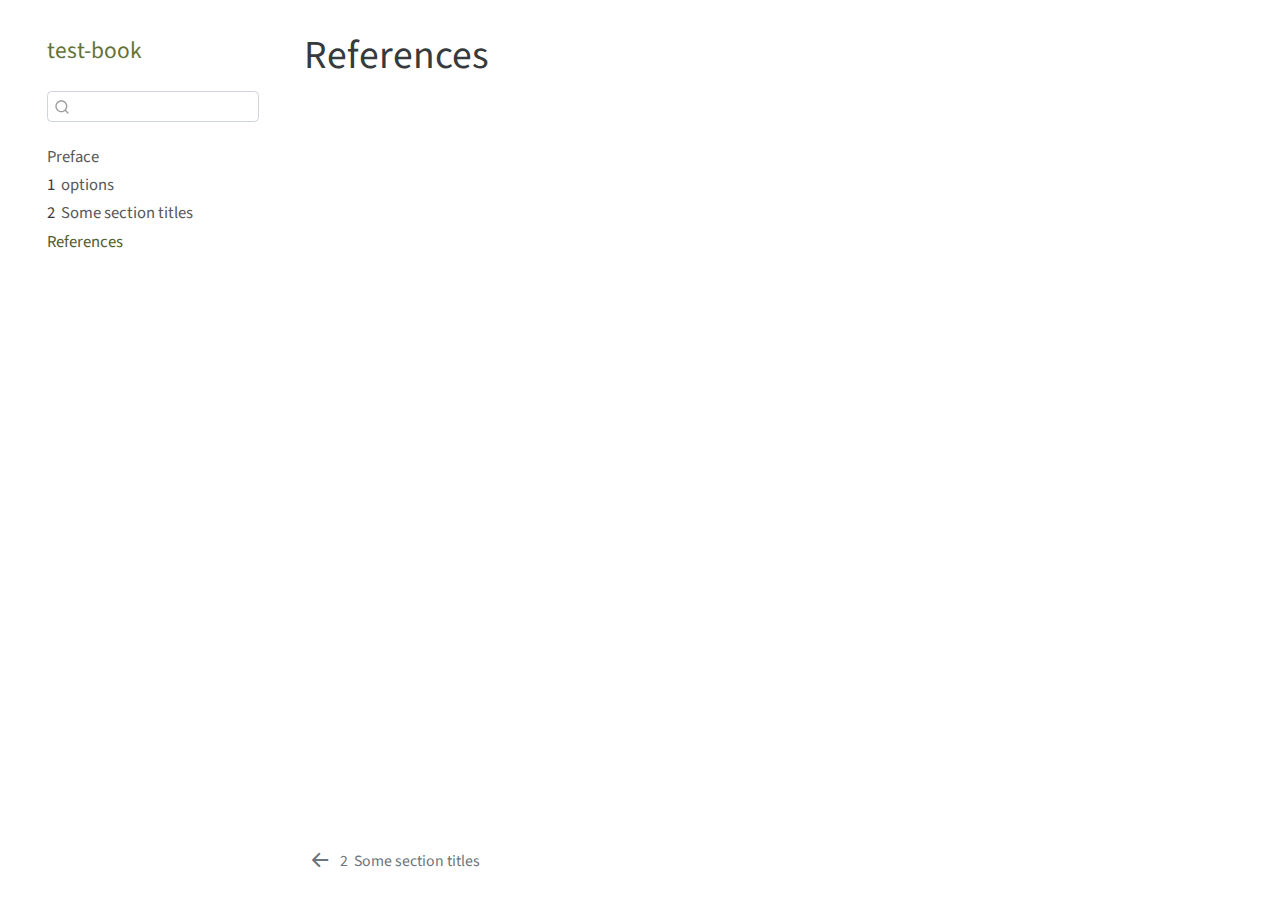
<file: _book/references.html>
<!DOCTYPE html>
<html xmlns="http://www.w3.org/1999/xhtml" lang="en" xml:lang="en"><head>

<meta charset="utf-8">
<meta name="generator" content="quarto-99.9.9">

<meta name="viewport" content="width=device-width, initial-scale=1.0, user-scalable=yes">


<title>test-book - References</title>
<style>
code{white-space: pre-wrap;}
span.smallcaps{font-variant: small-caps;}
span.underline{text-decoration: underline;}
div.column{display: inline-block; vertical-align: top; width: 50%;}
div.hanging-indent{margin-left: 1.5em; text-indent: -1.5em;}
ul.task-list{list-style: none;}
div.csl-bib-body { }
div.csl-entry {
  clear: both;
}
.hanging div.csl-entry {
  margin-left:2em;
  text-indent:-2em;
}
div.csl-left-margin {
  min-width:2em;
  float:left;
}
div.csl-right-inline {
  margin-left:2em;
  padding-left:1em;
}
div.csl-indent {
  margin-left: 2em;
}
</style>

<script src="site_libs/quarto-nav/quarto-nav.js"></script>
<script src="site_libs/quarto-nav/headroom.min.js"></script>
<script src="site_libs/clipboard/clipboard.min.js"></script>
<meta name="quarto:offset" content="./">
<script src="site_libs/quarto-search/autocomplete.umd.js"></script>
<script src="site_libs/quarto-search/fuse.min.js"></script>
<script src="site_libs/quarto-search/quarto-search.js"></script>
<link href="./summary.html" rel="prev">
<script src="site_libs/quarto-html/quarto.js"></script>
<script src="site_libs/quarto-html/popper.min.js"></script>
<script src="site_libs/quarto-html/tippy.umd.min.js"></script>
<script src="site_libs/quarto-html/anchor.min.js"></script>
<link href="site_libs/quarto-html/tippy.css" rel="stylesheet">
<link id="quarto-text-highlighting-styles" href="site_libs/quarto-html/quarto-syntax-highlighting.css" rel="stylesheet">
<script src="site_libs/bootstrap/bootstrap.min.js"></script>
<link href="site_libs/bootstrap/bootstrap-icons.css" rel="stylesheet">
<link href="site_libs/bootstrap/bootstrap.min.css" rel="stylesheet">
<script id="quarto-search-options" type="application/json">{
  "location": "sidebar",
  "copy-button": false,
  "collapse-after": 3,
  "panel-placement": "start",
  "type": "textbox",
  "limit": 20,
  "language": {
    "search-no-results-text": "No results",
    "search-matching-documents-text": "matching documents",
    "search-copy-link-title": "Copy link to search",
    "search-hide-matches-text": "Hide additional matches",
    "search-more-match-text": "more match in this document",
    "search-more-matches-text": "more matches in this document",
    "search-clear-button-title": "Clear",
    "search-detached-cancel-button-title": "Cancel",
    "search-submit-button-title": "Submit"
  }
}</script>


</head>

<body class="nav-sidebar floating">

<div id="quarto-search-results"></div>
  <header id="quarto-header" class="headroom fixed-top">
  <nav class="quarto-secondary-nav" data-bs-toggle="collapse" data-bs-target="#quarto-sidebar" aria-controls="quarto-sidebar" aria-expanded="false" aria-label="Toggle sidebar navigation" onclick="if (window.quartoToggleHeadroom) { window.quartoToggleHeadroom(); }">
    <div class="container-fluid d-flex justify-content-between">
      <h1 class="quarto-secondary-nav-title">References</h1>
      <button type="button" class="quarto-btn-toggle btn" aria-label="Show secondary navigation">
        <i class="bi bi-chevron-right"></i>
      </button>
    </div>
  </nav>
</header>
<!-- content -->
<div id="quarto-content" class="quarto-container page-columns page-rows-contents page-layout-article">
<!-- sidebar -->
  <nav id="quarto-sidebar" class="sidebar collapse sidebar-navigation floating overflow-auto">
    <div class="pt-lg-2 mt-2 text-left sidebar-header">
    <div class="sidebar-title mb-0 py-0">
      <a href="./">test-book</a> 
    </div>
      </div>
      <div class="mt-2 flex-shrink-0 align-items-center">
        <div class="sidebar-search">
        <div id="quarto-search" class="" title="Search"></div>
        </div>
      </div>
    <div class="sidebar-menu-container"> 
    <ul class="list-unstyled mt-1">
        <li class="sidebar-item">
  <div class="sidebar-item-container"> 
  <a href="./index.html" class="sidebar-item-text sidebar-link">Preface</a>
  </div>
</li>
        <li class="sidebar-item">
  <div class="sidebar-item-container"> 
  <a href="./intro.html" class="sidebar-item-text sidebar-link"><span class="chapter-number">1</span>&nbsp; <span class="chapter-title">options</span></a>
  </div>
</li>
        <li class="sidebar-item">
  <div class="sidebar-item-container"> 
  <a href="./summary.html" class="sidebar-item-text sidebar-link"><span class="chapter-number">2</span>&nbsp; <span class="chapter-title">Some section titles</span></a>
  </div>
</li>
        <li class="sidebar-item">
  <div class="sidebar-item-container"> 
  <a href="./references.html" class="sidebar-item-text sidebar-link active">References</a>
  </div>
</li>
    </ul>
    </div>
</nav>
<!-- margin-sidebar -->
    <div id="quarto-margin-sidebar" class="sidebar margin-sidebar">
        
    </div>
<!-- main -->
<main class="content" id="quarto-document-content">

<header id="title-block-header" class="quarto-title-block default">
<div class="quarto-title">
<h1 class="title d-none d-lg-block">References</h1>
</div>





<div class="quarto-title-meta">

    
    
  </div>
  

</header>






</main> <!-- /main -->
<script id="quarto-html-after-body" type="application/javascript">
window.document.addEventListener("DOMContentLoaded", function (event) {
  const icon = "";
  const anchorJS = new window.AnchorJS();
  anchorJS.options = {
    placement: 'right',
    icon: icon
  };
  anchorJS.add('.anchored');
  const clipboard = new window.ClipboardJS('.code-copy-button', {
    target: function(trigger) {
      return trigger.previousElementSibling;
    }
  });
  clipboard.on('success', function(e) {
    // button target
    const button = e.trigger;
    // don't keep focus
    button.blur();
    // flash "checked"
    button.classList.add('code-copy-button-checked');
    var currentTitle = button.getAttribute("title");
    button.setAttribute("title", "Copied!");
    setTimeout(function() {
      button.setAttribute("title", currentTitle);
      button.classList.remove('code-copy-button-checked');
    }, 1000);
    // clear code selection
    e.clearSelection();
  });
  function tippyHover(el, contentFn) {
    const config = {
      allowHTML: true,
      content: contentFn,
      maxWidth: 500,
      delay: 100,
      arrow: false,
      appendTo: function(el) {
          return el.parentElement;
      },
      interactive: true,
      interactiveBorder: 10,
      theme: 'quarto',
      placement: 'bottom-start'
    };
    window.tippy(el, config); 
  }
  const noterefs = window.document.querySelectorAll('a[role="doc-noteref"]');
  for (var i=0; i<noterefs.length; i++) {
    const ref = noterefs[i];
    tippyHover(ref, function() {
      let href = ref.getAttribute('href');
      try { href = new URL(href).hash; } catch {}
      const id = href.replace(/^#\/?/, "");
      const note = window.document.getElementById(id);
      return note.innerHTML;
    });
  }
  var bibliorefs = window.document.querySelectorAll('a[role="doc-biblioref"]');
  for (var i=0; i<bibliorefs.length; i++) {
    const ref = bibliorefs[i];
    const cites = ref.parentNode.getAttribute('data-cites').split(' ');
    tippyHover(ref, function() {
      var popup = window.document.createElement('div');
      cites.forEach(function(cite) {
        var citeDiv = window.document.createElement('div');
        citeDiv.classList.add('hanging-indent');
        citeDiv.classList.add('csl-entry');
        var biblioDiv = window.document.getElementById('ref-' + cite);
        if (biblioDiv) {
          citeDiv.innerHTML = biblioDiv.innerHTML;
        }
        popup.appendChild(citeDiv);
      });
      return popup.innerHTML;
    });
  }
});
</script>
<nav class="page-navigation">
  <div class="nav-page nav-page-previous">
      <a href="./summary.html" class="pagination-link">
        <i class="bi bi-arrow-left-short"></i> <span class="nav-page-text"><span class="chapter-number">2</span>&nbsp; <span class="chapter-title">Some section titles</span></span>
      </a>          
  </div>
  <div class="nav-page nav-page-next">
  </div>
</nav>
</div> <!-- /content -->



</body></html>
</file>
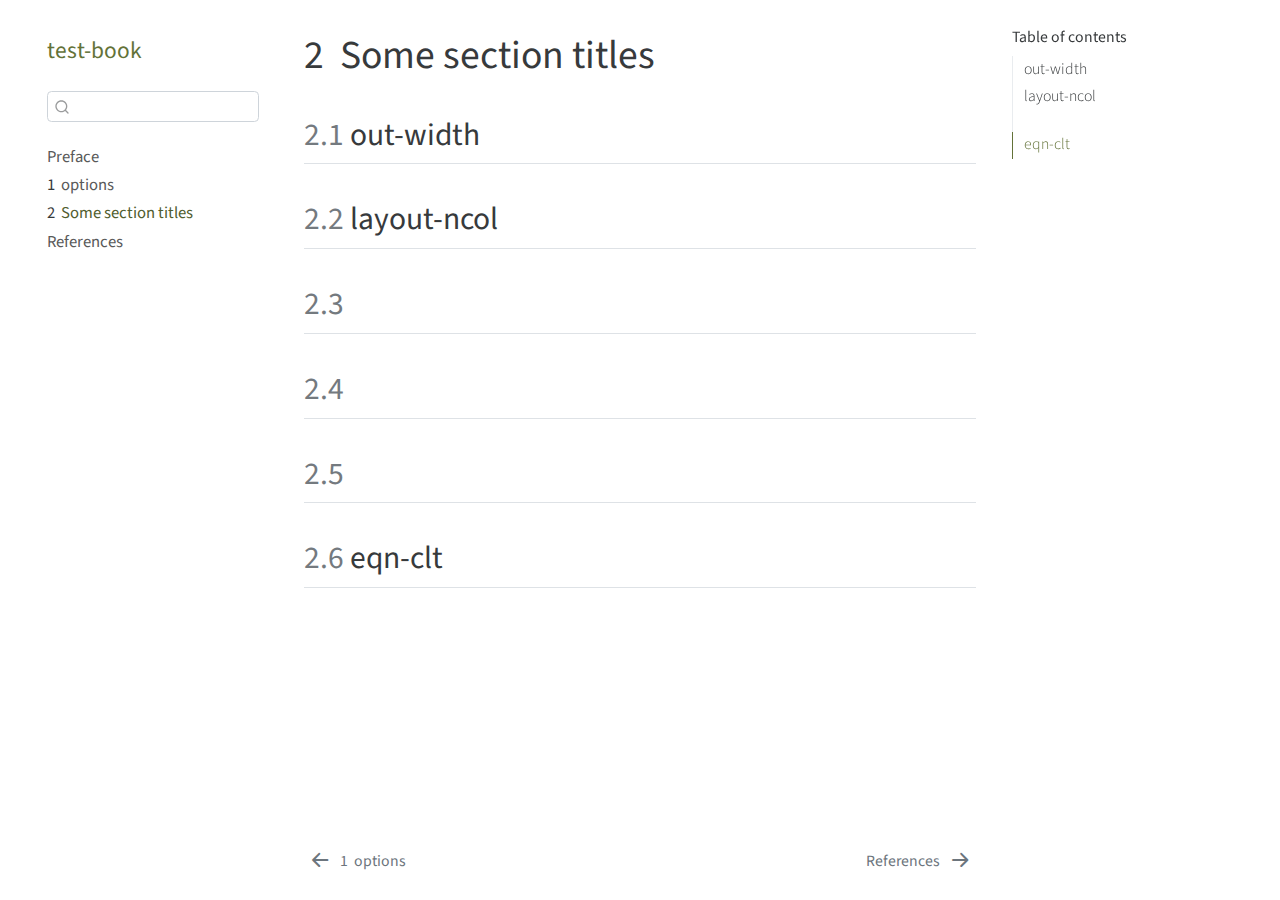
<file: _book/summary.html>
<!DOCTYPE html>
<html xmlns="http://www.w3.org/1999/xhtml" lang="en" xml:lang="en"><head>

<meta charset="utf-8">
<meta name="generator" content="quarto-99.9.9">

<meta name="viewport" content="width=device-width, initial-scale=1.0, user-scalable=yes">


<title>test-book - 2&nbsp; Some section titles</title>
<style>
code{white-space: pre-wrap;}
span.smallcaps{font-variant: small-caps;}
span.underline{text-decoration: underline;}
div.column{display: inline-block; vertical-align: top; width: 50%;}
div.hanging-indent{margin-left: 1.5em; text-indent: -1.5em;}
ul.task-list{list-style: none;}
</style>

<script src="site_libs/quarto-nav/quarto-nav.js"></script>
<script src="site_libs/quarto-nav/headroom.min.js"></script>
<script src="site_libs/clipboard/clipboard.min.js"></script>
<meta name="quarto:offset" content="./">
<script src="site_libs/quarto-search/autocomplete.umd.js"></script>
<script src="site_libs/quarto-search/fuse.min.js"></script>
<script src="site_libs/quarto-search/quarto-search.js"></script>
<link href="./references.html" rel="next">
<link href="./intro.html" rel="prev">
<script src="site_libs/quarto-html/quarto.js"></script>
<script src="site_libs/quarto-html/popper.min.js"></script>
<script src="site_libs/quarto-html/tippy.umd.min.js"></script>
<script src="site_libs/quarto-html/anchor.min.js"></script>
<link href="site_libs/quarto-html/tippy.css" rel="stylesheet">
<link id="quarto-text-highlighting-styles" href="site_libs/quarto-html/quarto-syntax-highlighting.css" rel="stylesheet">
<script src="site_libs/bootstrap/bootstrap.min.js"></script>
<link href="site_libs/bootstrap/bootstrap-icons.css" rel="stylesheet">
<link href="site_libs/bootstrap/bootstrap.min.css" rel="stylesheet">
<script id="quarto-search-options" type="application/json">{
  "location": "sidebar",
  "copy-button": false,
  "collapse-after": 3,
  "panel-placement": "start",
  "type": "textbox",
  "limit": 20,
  "language": {
    "search-no-results-text": "No results",
    "search-matching-documents-text": "matching documents",
    "search-copy-link-title": "Copy link to search",
    "search-hide-matches-text": "Hide additional matches",
    "search-more-match-text": "more match in this document",
    "search-more-matches-text": "more matches in this document",
    "search-clear-button-title": "Clear",
    "search-detached-cancel-button-title": "Cancel",
    "search-submit-button-title": "Submit"
  }
}</script>


</head>

<body class="nav-sidebar floating">

<div id="quarto-search-results"></div>
  <header id="quarto-header" class="headroom fixed-top">
  <nav class="quarto-secondary-nav" data-bs-toggle="collapse" data-bs-target="#quarto-sidebar" aria-controls="quarto-sidebar" aria-expanded="false" aria-label="Toggle sidebar navigation" onclick="if (window.quartoToggleHeadroom) { window.quartoToggleHeadroom(); }">
    <div class="container-fluid d-flex justify-content-between">
      <h1 class="quarto-secondary-nav-title"><span class="chapter-number">2</span>&nbsp; <span class="chapter-title">Some section titles</span></h1>
      <button type="button" class="quarto-btn-toggle btn" aria-label="Show secondary navigation">
        <i class="bi bi-chevron-right"></i>
      </button>
    </div>
  </nav>
</header>
<!-- content -->
<div id="quarto-content" class="quarto-container page-columns page-rows-contents page-layout-article">
<!-- sidebar -->
  <nav id="quarto-sidebar" class="sidebar collapse sidebar-navigation floating overflow-auto">
    <div class="pt-lg-2 mt-2 text-left sidebar-header">
    <div class="sidebar-title mb-0 py-0">
      <a href="./">test-book</a> 
    </div>
      </div>
      <div class="mt-2 flex-shrink-0 align-items-center">
        <div class="sidebar-search">
        <div id="quarto-search" class="" title="Search"></div>
        </div>
      </div>
    <div class="sidebar-menu-container"> 
    <ul class="list-unstyled mt-1">
        <li class="sidebar-item">
  <div class="sidebar-item-container"> 
  <a href="./index.html" class="sidebar-item-text sidebar-link">Preface</a>
  </div>
</li>
        <li class="sidebar-item">
  <div class="sidebar-item-container"> 
  <a href="./intro.html" class="sidebar-item-text sidebar-link"><span class="chapter-number">1</span>&nbsp; <span class="chapter-title">options</span></a>
  </div>
</li>
        <li class="sidebar-item">
  <div class="sidebar-item-container"> 
  <a href="./summary.html" class="sidebar-item-text sidebar-link active"><span class="chapter-number">2</span>&nbsp; <span class="chapter-title">Some section titles</span></a>
  </div>
</li>
        <li class="sidebar-item">
  <div class="sidebar-item-container"> 
  <a href="./references.html" class="sidebar-item-text sidebar-link">References</a>
  </div>
</li>
    </ul>
    </div>
</nav>
<!-- margin-sidebar -->
    <div id="quarto-margin-sidebar" class="sidebar margin-sidebar">
        <nav id="TOC" role="doc-toc">
    <h2 id="toc-title">Table of contents</h2>
   
  <ul>
  <li><a href="#out-width" id="toc-out-width" class="nav-link active" data-scroll-target="#out-width"> <span class="header-section-number">2.1</span> out-width</a></li>
  <li><a href="#layout-ncol" id="toc-layout-ncol" class="nav-link" data-scroll-target="#layout-ncol"> <span class="header-section-number">2.2</span> layout-ncol</a></li>
  <li><a href="#fig-alt" id="toc-fig-alt" class="nav-link" data-scroll-target="#fig-alt"> <span class="header-section-number">2.3</span> </a></li>
  <li><a href="#tbl-cap" id="toc-tbl-cap" class="nav-link" data-scroll-target="#tbl-cap"> <span class="header-section-number">2.4</span> </a></li>
  <li><a href="#fig-hello" id="toc-fig-hello" class="nav-link" data-scroll-target="#fig-hello"> <span class="header-section-number">2.5</span> </a></li>
  <li><a href="#eqn-clt" id="toc-eqn-clt" class="nav-link" data-scroll-target="#eqn-clt"> <span class="header-section-number">2.6</span> eqn-clt</a></li>
  </ul>
</nav>
    </div>
<!-- main -->
<main class="content" id="quarto-document-content">

<header id="title-block-header" class="quarto-title-block default">
<div class="quarto-title">
<h1 class="title d-none d-lg-block"><span class="chapter-number">2</span>&nbsp; <span class="chapter-title">Some section titles</span></h1>
</div>





<div class="quarto-title-meta">

    
    
  </div>
  

</header>

<section id="out-width" class="level2" data-number="2.1">
<h2 data-number="2.1" class="anchored" data-anchor-id="out-width"><span class="header-section-number">2.1</span> out-width</h2>
</section>
<section id="layout-ncol" class="level2" data-number="2.2">
<h2 data-number="2.2" class="anchored" data-anchor-id="layout-ncol"><span class="header-section-number">2.2</span> layout-ncol</h2>
</section>
<section id="fig-alt" class="level2" data-number="2.3">
<h2 data-number="2.3" class="anchored" data-anchor-id="fig-alt"><span class="header-section-number">2.3</span> </h2>
</section>
<section id="tbl-cap" class="level2 tbl-parent" data-number="2.4">
<h2 class="tbl-parent anchored" data-number="2.4" data-anchor-id="tbl-cap"><span class="header-section-number">2.4</span> </h2>
</section>
<section id="fig-hello" class="level2" data-number="2.5">
<h2 data-number="2.5" class="anchored" data-anchor-id="fig-hello"><span class="header-section-number">2.5</span> </h2>
</section>
<section id="eqn-clt" class="level2" data-number="2.6">
<h2 data-number="2.6" class="anchored" data-anchor-id="eqn-clt"><span class="header-section-number">2.6</span> eqn-clt</h2>


</section>

</main> <!-- /main -->
<script id="quarto-html-after-body" type="application/javascript">
window.document.addEventListener("DOMContentLoaded", function (event) {
  const icon = "";
  const anchorJS = new window.AnchorJS();
  anchorJS.options = {
    placement: 'right',
    icon: icon
  };
  anchorJS.add('.anchored');
  const clipboard = new window.ClipboardJS('.code-copy-button', {
    target: function(trigger) {
      return trigger.previousElementSibling;
    }
  });
  clipboard.on('success', function(e) {
    // button target
    const button = e.trigger;
    // don't keep focus
    button.blur();
    // flash "checked"
    button.classList.add('code-copy-button-checked');
    var currentTitle = button.getAttribute("title");
    button.setAttribute("title", "Copied!");
    setTimeout(function() {
      button.setAttribute("title", currentTitle);
      button.classList.remove('code-copy-button-checked');
    }, 1000);
    // clear code selection
    e.clearSelection();
  });
  function tippyHover(el, contentFn) {
    const config = {
      allowHTML: true,
      content: contentFn,
      maxWidth: 500,
      delay: 100,
      arrow: false,
      appendTo: function(el) {
          return el.parentElement;
      },
      interactive: true,
      interactiveBorder: 10,
      theme: 'quarto',
      placement: 'bottom-start'
    };
    window.tippy(el, config); 
  }
  const noterefs = window.document.querySelectorAll('a[role="doc-noteref"]');
  for (var i=0; i<noterefs.length; i++) {
    const ref = noterefs[i];
    tippyHover(ref, function() {
      let href = ref.getAttribute('href');
      try { href = new URL(href).hash; } catch {}
      const id = href.replace(/^#\/?/, "");
      const note = window.document.getElementById(id);
      return note.innerHTML;
    });
  }
  var bibliorefs = window.document.querySelectorAll('a[role="doc-biblioref"]');
  for (var i=0; i<bibliorefs.length; i++) {
    const ref = bibliorefs[i];
    const cites = ref.parentNode.getAttribute('data-cites').split(' ');
    tippyHover(ref, function() {
      var popup = window.document.createElement('div');
      cites.forEach(function(cite) {
        var citeDiv = window.document.createElement('div');
        citeDiv.classList.add('hanging-indent');
        citeDiv.classList.add('csl-entry');
        var biblioDiv = window.document.getElementById('ref-' + cite);
        if (biblioDiv) {
          citeDiv.innerHTML = biblioDiv.innerHTML;
        }
        popup.appendChild(citeDiv);
      });
      return popup.innerHTML;
    });
  }
});
</script>
<nav class="page-navigation">
  <div class="nav-page nav-page-previous">
      <a href="./intro.html" class="pagination-link">
        <i class="bi bi-arrow-left-short"></i> <span class="nav-page-text"><span class="chapter-number">1</span>&nbsp; <span class="chapter-title">options</span></span>
      </a>          
  </div>
  <div class="nav-page nav-page-next">
      <a href="./references.html" class="pagination-link">
        <span class="nav-page-text">References</span> <i class="bi bi-arrow-right-short"></i>
      </a>
  </div>
</nav>
</div> <!-- /content -->



</body></html>
</file>
<file: _book/site_libs/quarto-html/tippy.css>
.tippy-box[data-animation=fade][data-state=hidden]{opacity:0}[data-tippy-root]{max-width:calc(100vw - 10px)}.tippy-box{position:relative;background-color:#333;color:#fff;border-radius:4px;font-size:14px;line-height:1.4;white-space:normal;outline:0;transition-property:transform,visibility,opacity}.tippy-box[data-placement^=top]>.tippy-arrow{bottom:0}.tippy-box[data-placement^=top]>.tippy-arrow:before{bottom:-7px;left:0;border-width:8px 8px 0;border-top-color:initial;transform-origin:center top}.tippy-box[data-placement^=bottom]>.tippy-arrow{top:0}.tippy-box[data-placement^=bottom]>.tippy-arrow:before{top:-7px;left:0;border-width:0 8px 8px;border-bottom-color:initial;transform-origin:center bottom}.tippy-box[data-placement^=left]>.tippy-arrow{right:0}.tippy-box[data-placement^=left]>.tippy-arrow:before{border-width:8px 0 8px 8px;border-left-color:initial;right:-7px;transform-origin:center left}.tippy-box[data-placement^=right]>.tippy-arrow{left:0}.tippy-box[data-placement^=right]>.tippy-arrow:before{left:-7px;border-width:8px 8px 8px 0;border-right-color:initial;transform-origin:center right}.tippy-box[data-inertia][data-state=visible]{transition-timing-function:cubic-bezier(.54,1.5,.38,1.11)}.tippy-arrow{width:16px;height:16px;color:#333}.tippy-arrow:before{content:"";position:absolute;border-color:transparent;border-style:solid}.tippy-content{position:relative;padding:5px 9px;z-index:1}
</file>
<file: _book/site_libs/quarto-html/quarto-syntax-highlighting.css>
/* quarto syntax highlight colors */
:root {
  --quarto-hl-ot-color: #003B4F;
  --quarto-hl-at-color: #657422;
  --quarto-hl-ss-color: #20794D;
  --quarto-hl-an-color: #5E5E5E;
  --quarto-hl-fu-color: #4758AB;
  --quarto-hl-st-color: #20794D;
  --quarto-hl-cf-color: #003B4F;
  --quarto-hl-op-color: #5E5E5E;
  --quarto-hl-er-color: #AD0000;
  --quarto-hl-bn-color: #AD0000;
  --quarto-hl-al-color: #AD0000;
  --quarto-hl-va-color: #111111;
  --quarto-hl-bu-color: inherit;
  --quarto-hl-ex-color: inherit;
  --quarto-hl-pp-color: #AD0000;
  --quarto-hl-in-color: #5E5E5E;
  --quarto-hl-vs-color: #20794D;
  --quarto-hl-wa-color: #5E5E5E;
  --quarto-hl-do-color: #5E5E5E;
  --quarto-hl-im-color: #00769E;
  --quarto-hl-ch-color: #20794D;
  --quarto-hl-dt-color: #AD0000;
  --quarto-hl-fl-color: #AD0000;
  --quarto-hl-co-color: #5E5E5E;
  --quarto-hl-cv-color: #5E5E5E;
  --quarto-hl-cn-color: #8f5902;
  --quarto-hl-sc-color: #5E5E5E;
  --quarto-hl-dv-color: #AD0000;
  --quarto-hl-kw-color: #003B4F;
}

/* other quarto variables */
:root {
  --quarto-font-monospace: SFMono-Regular, Menlo, Monaco, Consolas, "Liberation Mono", "Courier New", monospace;
}

code span {
  color: #003B4F;
}

code.sourceCode > span {
  color: #003B4F;
}

div.sourceCode,
div.sourceCode pre.sourceCode {
  color: #003B4F;
}

code span.ot {
  color: #003B4F;
}

code span.at {
  color: #657422;
}

code span.ss {
  color: #20794D;
}

code span.an {
  color: #5E5E5E;
}

code span.fu {
  color: #4758AB;
}

code span.st {
  color: #20794D;
}

code span.cf {
  color: #003B4F;
}

code span.op {
  color: #5E5E5E;
}

code span.er {
  color: #AD0000;
}

code span.bn {
  color: #AD0000;
}

code span.al {
  color: #AD0000;
}

code span.va {
  color: #111111;
}

code span.pp {
  color: #AD0000;
}

code span.in {
  color: #5E5E5E;
}

code span.vs {
  color: #20794D;
}

code span.wa {
  color: #5E5E5E;
  font-style: italic;
}

code span.do {
  color: #5E5E5E;
  font-style: italic;
}

code span.im {
  color: #00769E;
}

code span.ch {
  color: #20794D;
}

code span.dt {
  color: #AD0000;
}

code span.fl {
  color: #AD0000;
}

code span.co {
  color: #5E5E5E;
}

code span.cv {
  color: #5E5E5E;
  font-style: italic;
}

code span.cn {
  color: #8f5902;
}

code span.sc {
  color: #5E5E5E;
}

code span.dv {
  color: #AD0000;
}

code span.kw {
  color: #003B4F;
}

.prevent-inlining {
  content: "</";
}

/*# sourceMappingURL=debc5d5d77c3f9108843748ff7464032.css.map */
</file>
